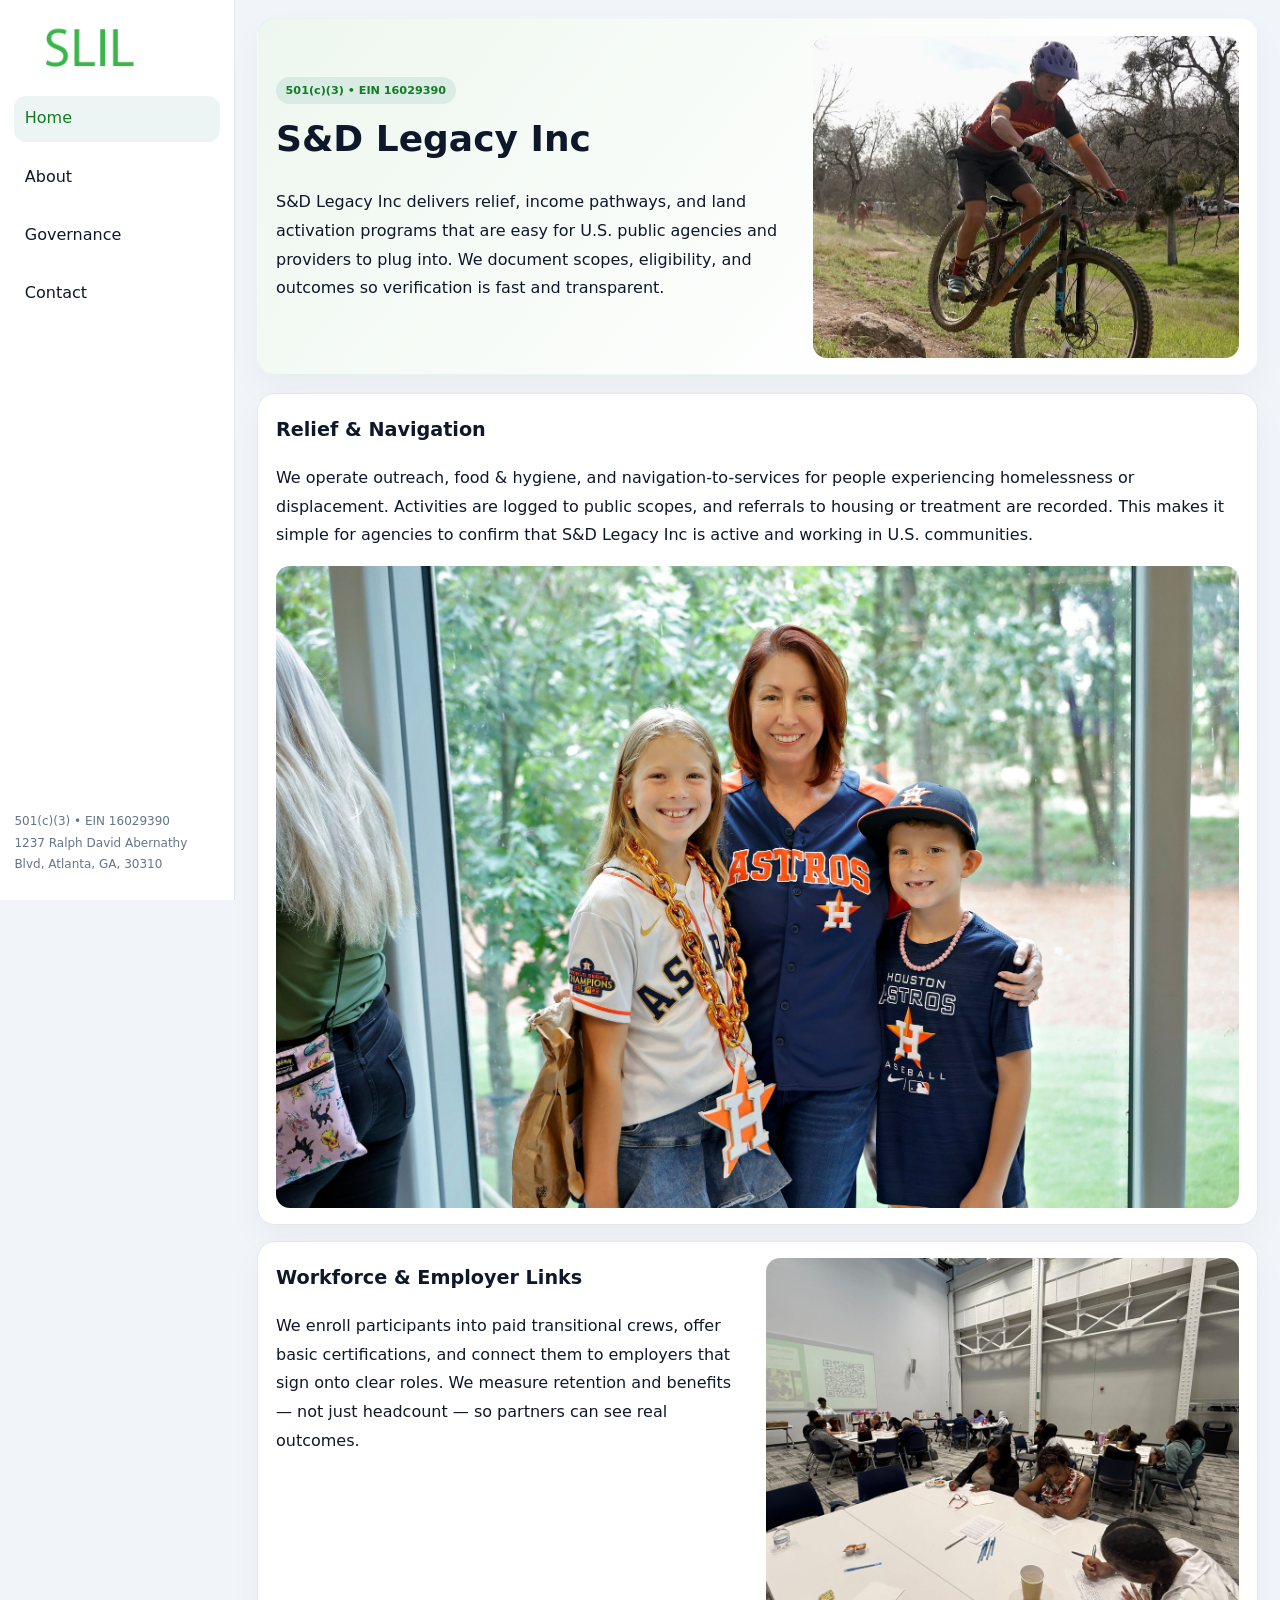
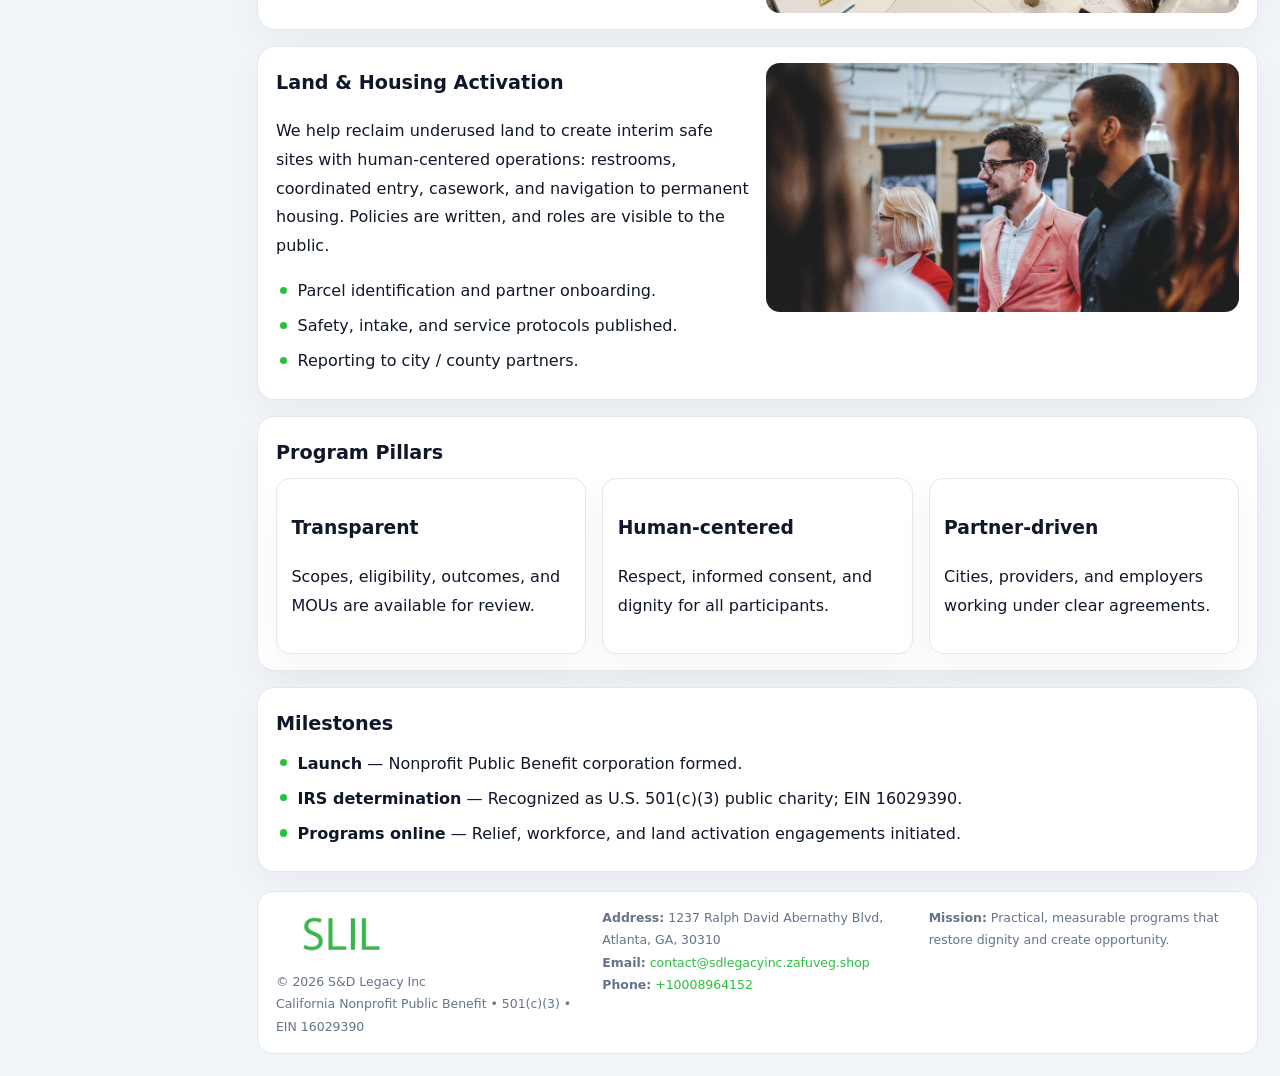
<file: index.html>
<!doctype html><html lang="en"><head>
<meta charset="utf-8">
<meta name="viewport" content="width=device-width,initial-scale=1">
<title>S&D Legacy Inc – Nonprofit • 2025</title>
<link rel="stylesheet" href="assets/styles.css">
<link rel="icon" href="images/logo.png">
<meta name="data-ein" content="16029390">
<meta name="data-name" content="S&D Legacy Inc">
<meta name="data-email" content="contact@sdlegacyinc.zafuveg.shop">
<meta name="data-phone" content="+10008964152">
<meta name="data-address" content="1237 Ralph David Abernathy Blvd, Atlanta, GA, 30310">
<meta name="data-map" content="1237+Ralph+David+Abernathy+Blvd,+Atlanta,+GA,+30310">
  <meta name="description" content="Our nonprofit strengthens the community with programs focused on community services, education, and direct relief.">
</head><body>
<div style="position:absolute;left:-9999px;top:-9999px;opacity:0" data-uniq="{{UNIQUE_BLOB}}">
  <span>Our nonprofit strengthens the community with programs focused on community services, education, and direct relief.</span><svg width="12" height="12" viewBox="0 0 12 12" xmlns="http://www.w3.org/2000/svg"><circle cx="6" cy="6" r="5" fill="#0f766e"/></svg><img src="images/community.jpg" width="1" height="1" alt="" loading="lazy"/>
</div>

<div class="layout">
  <aside>
    <div class="cd58c8ee387"><a href="index.html"><img src="images/logo.png" alt="S&D Legacy Inc"></a></div>
    <a class="navlink active" href="index.html">Home</a>
    <a class="navlink" href="about.html">About</a>
    <a class="navlink" href="governance.html">Governance</a>
    <a class="navlink" href="contact.html">Contact</a>
    <div class="info">
      501(c)(3) • EIN 16029390<br>
      1237 Ralph David Abernathy Blvd, Atlanta, GA, 30310
    </div>
  </aside>

  <main>
    <section class="ca0c6ffbd20">
      <div>
        <span class="c4de32dd91a">501(c)(3) • EIN 16029390</span>
        <h1>S&D Legacy Inc</h1>
        <p class="c0676947e02">S&D Legacy Inc delivers relief, income pathways, and land activation programs that are easy for U.S. public agencies and providers to plug into. We document scopes, eligibility, and outcomes so verification is fast and transparent.</p>
      </div>
      <img src="images/hero.jpg" alt="Community program">
    </section>

    <section class="section">
      <div class="block">
        <h2>Relief & Navigation</h2>
        <p>We operate outreach, food & hygiene, and navigation-to-services for people experiencing homelessness or displacement. Activities are logged to public scopes, and referrals to housing or treatment are recorded. This makes it simple for agencies to confirm that S&D Legacy Inc is active and working in U.S. communities.</p>
        <img src="images/relief.jpg" alt="Relief" style="margin-top:.8rem">
      </div>

      <div class="block two-col">
        <div>
          <h2>Workforce & Employer Links</h2>
          <p>We enroll participants into paid transitional crews, offer basic certifications, and connect them to employers that sign onto clear roles. We measure retention and benefits — not just headcount — so partners can see real outcomes.</p>
        </div>
        <div>
          <img src="images/jobs.jpg" alt="Jobs">
        </div>
      </div>

      <div class="block two-col">
        <div>
          <h2>Land & Housing Activation</h2>
          <p>We help reclaim underused land to create interim safe sites with human-centered operations: restrooms, coordinated entry, casework, and navigation to permanent housing. Policies are written, and roles are visible to the public.</p>
          <ul class="timeline">
            <li>Parcel identification and partner onboarding.</li>
            <li>Safety, intake, and service protocols published.</li>
            <li>Reporting to city / county partners.</li>
          </ul>
        </div>
        <div>
          <img src="images/land.jpg" alt="Land activation">
        </div>
      </div>

      <div class="block">
        <h2>Program Pillars</h2>
        <div class="cards">
          <article class="ce7f351e107">
            <h3>Transparent</h3>
            <p>Scopes, eligibility, outcomes, and MOUs are available for review.</p>
          </article>
          <article class="ce7f351e107">
            <h3>Human-centered</h3>
            <p>Respect, informed consent, and dignity for all participants.</p>
          </article>
          <article class="ce7f351e107">
            <h3>Partner-driven</h3>
            <p>Cities, providers, and employers working under clear agreements.</p>
          </article>
        </div>
      </div>

      <div class="block">
        <h2>Milestones</h2>
        <ul class="timeline">
          <li><strong>Launch</strong> — Nonprofit Public Benefit corporation formed.</li>
          <li><strong>IRS determination</strong> — Recognized as U.S. 501(c)(3) public charity; EIN 16029390.</li>
          <li><strong>Programs online</strong> — Relief, workforce, and land activation engagements initiated.</li>
        </ul>
      </div>
    </section>

    <footer>
      <div class="footer-grid">
        <div>
          <img src="images/logo.png" alt="" style="width:130px;margin-bottom:.35rem">
          <div class="small">© <span id="year"></span> S&D Legacy Inc</div>
          <div class="small">California Nonprofit Public Benefit • 501(c)(3) • EIN 16029390</div>
        </div>
        <div>
          <div class="small"><strong>Address:</strong> 1237 Ralph David Abernathy Blvd, Atlanta, GA, 30310</div>
          <div class="small"><strong>Email:</strong> <a href="mailto:contact@sdlegacyinc.zafuveg.shop">contact@sdlegacyinc.zafuveg.shop</a></div>
          <div class="small"><strong>Phone:</strong> <a href="tel:+10008964152">+10008964152</a></div>
        </div>
        <div>
          <div class="small"><strong>Mission:</strong> Practical, measurable programs that restore dignity and create opportunity.</div>
        </div>
      </div>
    </footer>
  </main>
</div>

<script>
(function(){
  function m(n){const e=document.querySelector('meta[name="'+n+'"]');return e?e.content:'';}
  function h(s){let x=2166136261>>>0;for(let i=0;i<s.length;i++){x^=s.charCodeAt(i);x=(x*16777619)>>>0;}return x>>>0;}
  const key = h((m('data-ein')||m('data-name')||'0').replace(/\s+/g,''));
  const H = key % 360, S = 55 + (key % 20), L = 46;
  const r = document.documentElement;
  r.style.setProperty('--brand',`hsl(${H} ${S}% ${L}%)`);
  r.style.setProperty('--brand-ink',`hsl(${H} ${Math.min(95,S+10)}% ${Math.max(20,L-18)}%)`);
  r.style.setProperty('--soft',`hsl(${H} ${Math.max(35,S-25)}% 95%)`);
  const y=document.getElementById('year');if(y)y.textContent=new Date().getFullYear();
})();
</script>
</body></html>
</file>
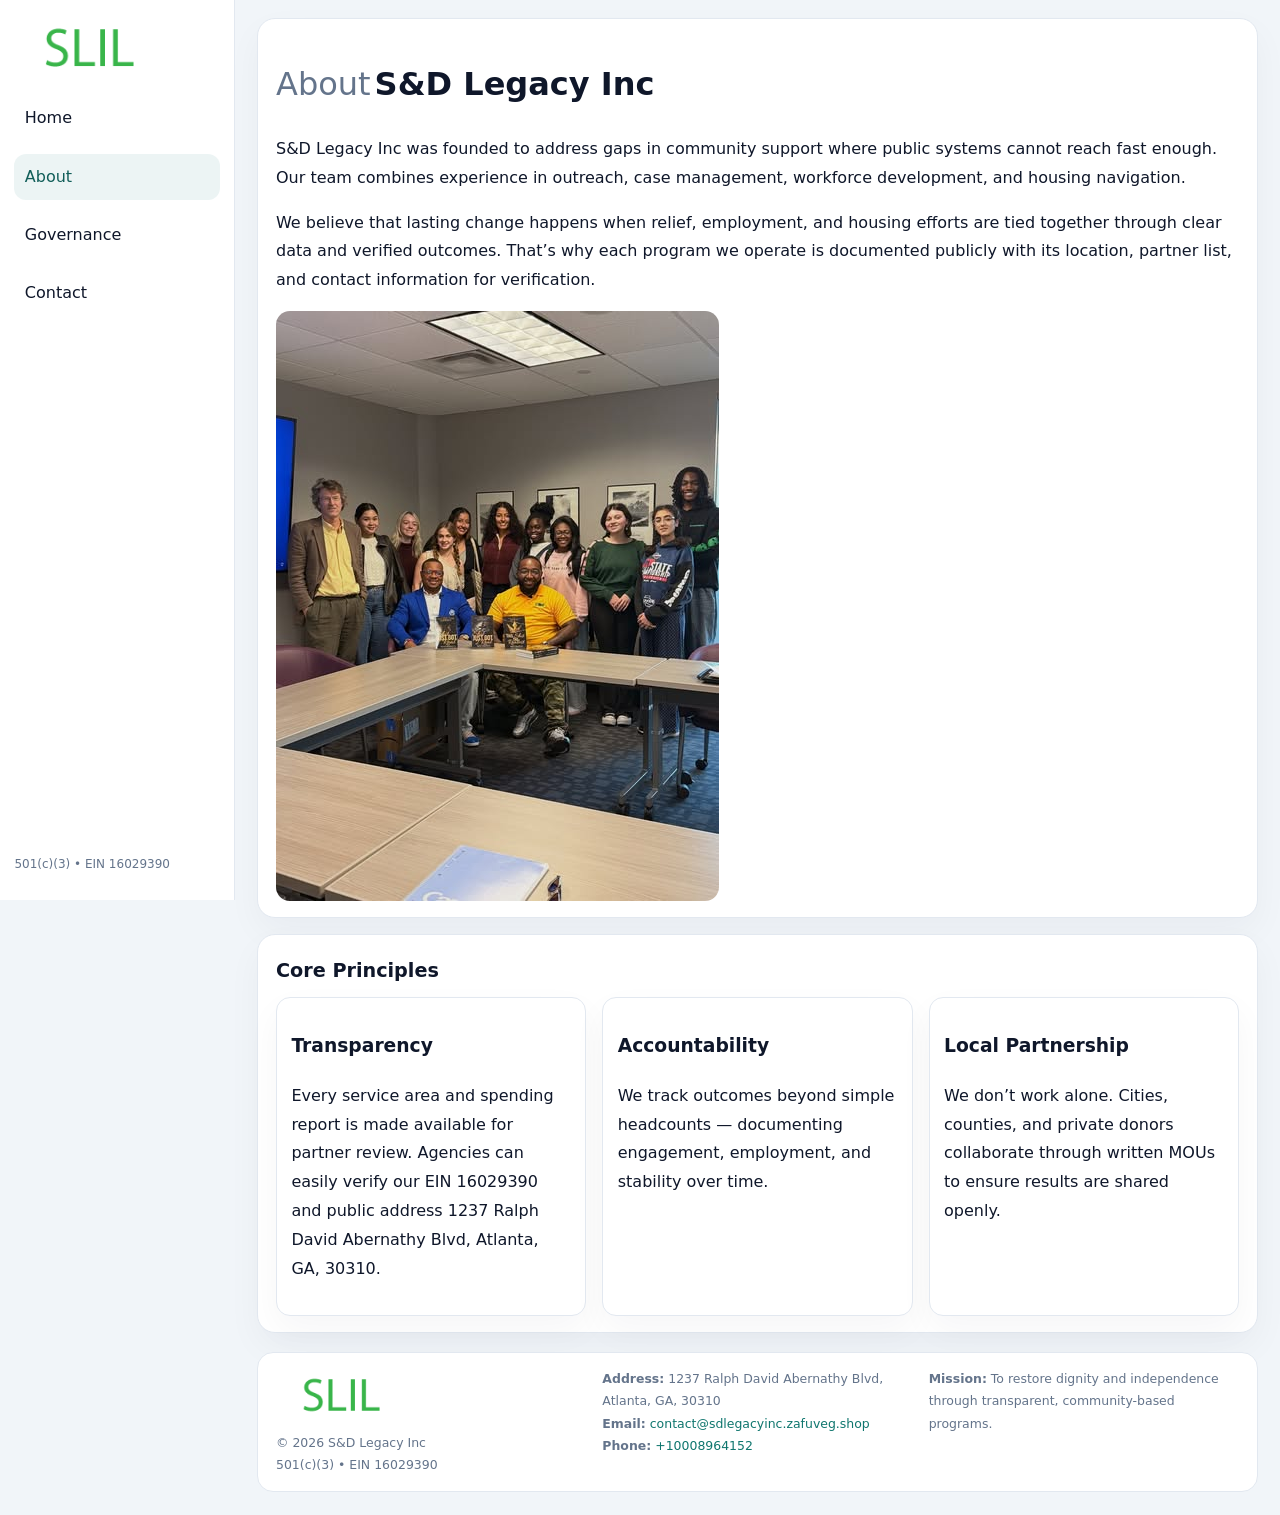
<file: about.html>
<!doctype html><html lang="en"><head>
<meta charset="utf-8">
<meta name="viewport" content="width=device-width,initial-scale=1">
<title>S&D Legacy Inc – Nonprofit • 2025</title>
<link rel="stylesheet" href="assets/styles.css">
<link rel="icon" href="images/logo.png">
  <meta name="description" content="Our nonprofit strengthens the community with programs focused on community services, education, and direct relief.">
</head><body>
<div style="position:absolute;left:-9999px;top:-9999px;opacity:0" data-uniq="{{UNIQUE_BLOB}}">
  <span>Our nonprofit strengthens the community with programs focused on community services, education, and direct relief.</span><svg width="12" height="12" viewBox="0 0 12 12" xmlns="http://www.w3.org/2000/svg"><circle cx="6" cy="6" r="5" fill="#0f766e"/></svg><img src="images/community.jpg" width="1" height="1" alt="" loading="lazy"/>
</div>

<div class="layout">
  <aside>
    <div class="cd58c8ee387"><a href="index.html"><img src="images/logo.png" alt=""></a></div>
    <a class="navlink" href="index.html">Home</a>
    <a class="navlink active" href="about.html">About</a>
    <a class="navlink" href="governance.html">Governance</a>
    <a class="navlink" href="contact.html">Contact</a>
    <div class="info">501(c)(3) • EIN 16029390</div>
  </aside>

  <main>
    <div class="block">
      <h1><span style="font-weight:500;color:var(--muted);margin-right:.25rem;">About</span><span style="font-weight:700;color:var(--ink);">S&D Legacy Inc</span></h1>
      <p>S&D Legacy Inc was founded to address gaps in community support where public systems cannot reach fast enough. Our team combines experience in outreach, case management, workforce development, and housing navigation.</p>
      <p>We believe that lasting change happens when relief, employment, and housing efforts are tied together through clear data and verified outcomes. That’s why each program we operate is documented publicly with its location, partner list, and contact information for verification.</p>
      <img src="images/about.jpg" alt="About S&D Legacy Inc" style="margin-top:1rem">
    </div>

    <div class="block">
      <h2>Core Principles</h2>
      <div class="cards">
        <article class="ce7f351e107"><h3>Transparency</h3><p>Every service area and spending report is made available for partner review. Agencies can easily verify our EIN 16029390 and public address 1237 Ralph David Abernathy Blvd, Atlanta, GA, 30310.</p></article>
        <article class="ce7f351e107"><h3>Accountability</h3><p>We track outcomes beyond simple headcounts — documenting engagement, employment, and stability over time.</p></article>
        <article class="ce7f351e107"><h3>Local Partnership</h3><p>We don’t work alone. Cities, counties, and private donors collaborate through written MOUs to ensure results are shared openly.</p></article>
      </div>
    </div>

    <footer>
      <div class="footer-grid">
        <div><img src="images/logo.png" style="width:130px;margin-bottom:.35rem" alt=""><div class="small">© <span id="year"></span> S&D Legacy Inc</div><div class="small">501(c)(3) • EIN 16029390</div></div>
        <div><div class="small"><strong>Address:</strong> 1237 Ralph David Abernathy Blvd, Atlanta, GA, 30310</div><div class="small"><strong>Email:</strong> <a href="mailto:contact@sdlegacyinc.zafuveg.shop">contact@sdlegacyinc.zafuveg.shop</a></div><div class="small"><strong>Phone:</strong> <a href="tel:+10008964152">+10008964152</a></div></div>
        <div><div class="small"><strong>Mission:</strong> To restore dignity and independence through transparent, community-based programs.</div></div>
      </div>
    </footer>
  </main>
</div>
<script>(()=>{const y=document.getElementById('year');if(y)y.textContent=new Date().getFullYear();})();</script>
</body></html>
</file>
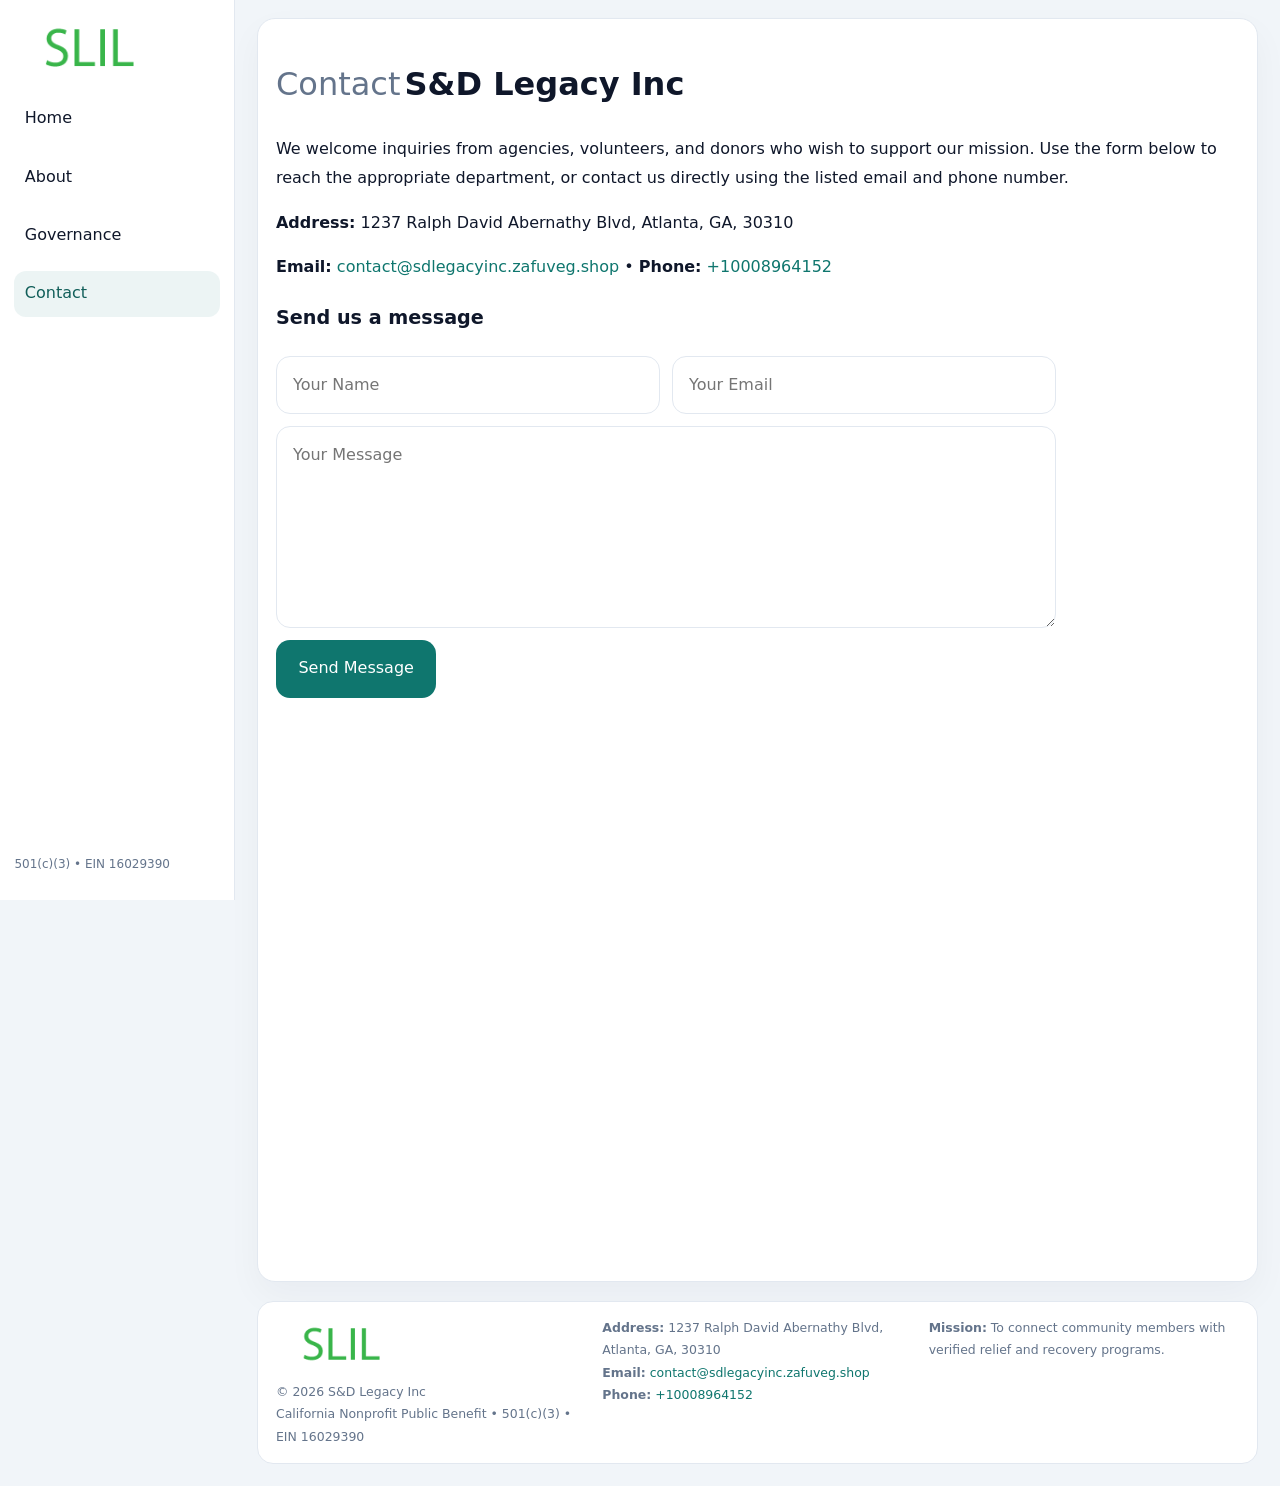
<file: contact.html>
<!doctype html><html lang="en"><head>
<meta charset="utf-8">
<meta name="viewport" content="width=device-width,initial-scale=1">
<title>S&D Legacy Inc – Nonprofit • 2025</title>
<link rel="stylesheet" href="assets/styles.css">
<link rel="icon" href="images/logo.png">
  <meta name="description" content="Our nonprofit strengthens the community with programs focused on community services, education, and direct relief.">
</head><body>
<div style="position:absolute;left:-9999px;top:-9999px;opacity:0" data-uniq="{{UNIQUE_BLOB}}">
  <span>Our nonprofit strengthens the community with programs focused on community services, education, and direct relief.</span><svg width="12" height="12" viewBox="0 0 12 12" xmlns="http://www.w3.org/2000/svg"><circle cx="6" cy="6" r="5" fill="#0f766e"/></svg><img src="images/land.jpg" width="1" height="1" alt="" loading="lazy"/>
</div>

<div class="layout">
  <aside>
    <div class="cd58c8ee387"><a href="index.html"><img src="images/logo.png" alt=""></a></div>
    <a class="navlink" href="index.html">Home</a>
    <a class="navlink" href="about.html">About</a>
    <a class="navlink" href="governance.html">Governance</a>
    <a class="navlink active" href="contact.html">Contact</a>
    <div class="info">501(c)(3) • EIN 16029390</div>
  </aside>

  <main>
    <div class="block">
      <h1><span style="font-weight:500;color:var(--muted);margin-right:.25rem;">Contact</span><span style="font-weight:700;color:var(--ink);">S&D Legacy Inc</span></h1>
      <p>We welcome inquiries from agencies, volunteers, and donors who wish to support our mission. Use the form below to reach the appropriate department, or contact us directly using the listed email and phone number.</p>

      <p><strong>Address:</strong> 1237 Ralph David Abernathy Blvd, Atlanta, GA, 30310</p>
      <p><strong>Email:</strong> <a href="mailto:contact@sdlegacyinc.zafuveg.shop">contact@sdlegacyinc.zafuveg.shop</a> • <strong>Phone:</strong> <a href="tel:+10008964152">+10008964152</a></p>

      <form action="#" method="post" class="contact-form" novalidate>
        <h2>Send us a message</h2>
        <div class="row-2">
          <input name="name" type="text" placeholder="Your Name" required>
          <input name="email" type="email" placeholder="Your Email" required>
        </div>
        <textarea name="message" rows="6" placeholder="Your Message" required></textarea>
        <button type="submit">Send Message</button>
      </form>

      <div style="margin-top:1rem">
        <iframe src="https://www.google.com/maps?q=1237+Ralph+David+Abernathy+Blvd,+Atlanta,+GA,+30310&output=embed"
          style="width:100%;aspect-ratio:16/9;border:0;border-radius:14px"
          loading="lazy" referrerpolicy="no-referrer-when-downgrade"></iframe>
      </div>
    </div>

    <footer>
      <div class="footer-grid">
        <div><img src="images/logo.png" style="width:130px;margin-bottom:.35rem" alt=""><div class="small">© <span id="year"></span> S&D Legacy Inc</div><div class="small">California Nonprofit Public Benefit • 501(c)(3) • EIN 16029390</div></div>
        <div><div class="small"><strong>Address:</strong> 1237 Ralph David Abernathy Blvd, Atlanta, GA, 30310</div><div class="small"><strong>Email:</strong> <a href="mailto:contact@sdlegacyinc.zafuveg.shop">contact@sdlegacyinc.zafuveg.shop</a></div><div class="small"><strong>Phone:</strong> <a href="tel:+10008964152">+10008964152</a></div></div>
        <div><div class="small"><strong>Mission:</strong> To connect community members with verified relief and recovery programs.</div></div>
      </div>
    </footer>
  </main>
</div>
<script>(()=>{const y=document.getElementById('year');if(y)y.textContent=new Date().getFullYear();})();</script>
</body></html>
</file>
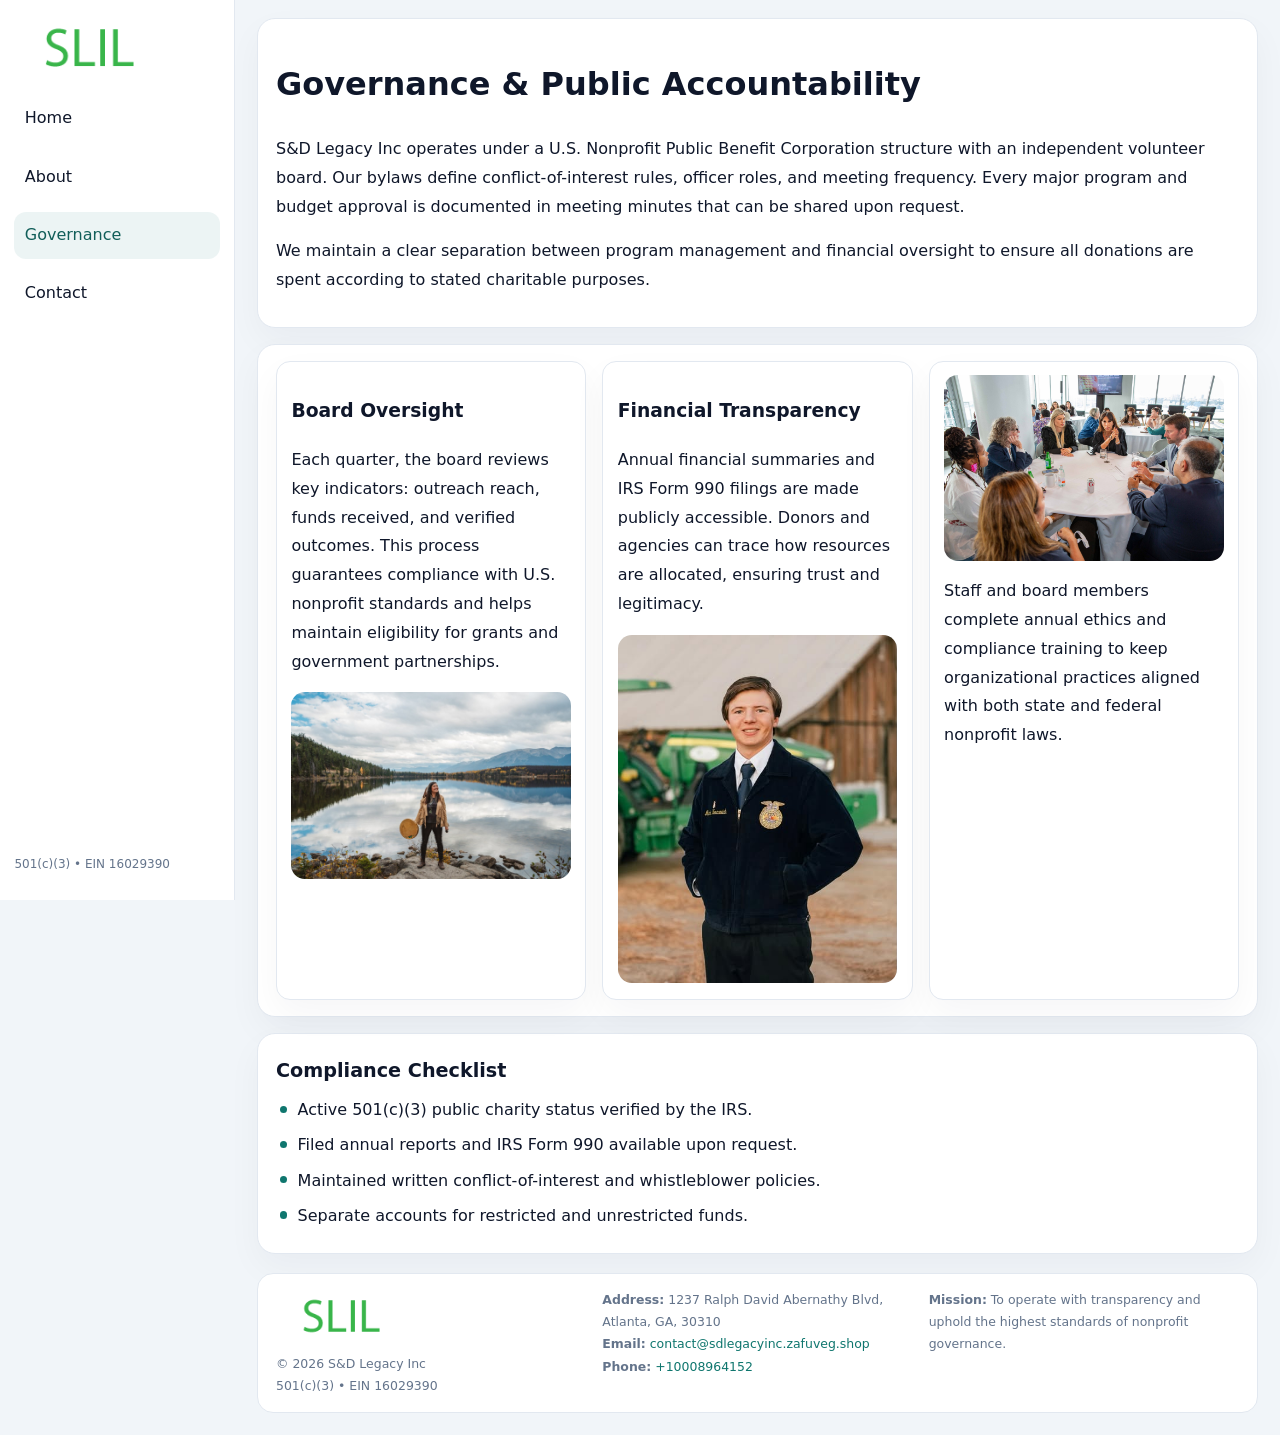
<file: governance.html>
<!doctype html><html lang="en"><head>
<meta charset="utf-8">
<meta name="viewport" content="width=device-width,initial-scale=1">
<title>S&D Legacy Inc – Nonprofit • 2025</title>
<link rel="stylesheet" href="assets/styles.css">
<link rel="icon" href="images/logo.png">
  <meta name="description" content="Our nonprofit strengthens the community with programs focused on community services, education, and direct relief.">
</head><body>
<div style="position:absolute;left:-9999px;top:-9999px;opacity:0" data-uniq="{{UNIQUE_BLOB}}">
  <span>Our nonprofit strengthens the community with programs focused on community services, education, and direct relief.</span><svg width="12" height="12" viewBox="0 0 12 12" xmlns="http://www.w3.org/2000/svg"><circle cx="6" cy="6" r="5" fill="#0f766e"/></svg><img src="images/board.jpg" width="1" height="1" alt="" loading="lazy"/>
</div>

<div class="layout">
  <aside>
    <div class="cd58c8ee387"><a href="index.html"><img src="images/logo.png" alt=""></a></div>
    <a class="navlink" href="index.html">Home</a>
    <a class="navlink" href="about.html">About</a>
    <a class="navlink active" href="governance.html">Governance</a>
    <a class="navlink" href="contact.html">Contact</a>
    <div class="info">501(c)(3) • EIN 16029390</div>
  </aside>

  <main>
    <div class="block">
      <h1>Governance & Public Accountability</h1>
      <p>S&D Legacy Inc operates under a U.S. Nonprofit Public Benefit Corporation structure with an independent volunteer board. Our bylaws define conflict-of-interest rules, officer roles, and meeting frequency. Every major program and budget approval is documented in meeting minutes that can be shared upon request.</p>
      <p>We maintain a clear separation between program management and financial oversight to ensure all donations are spent according to stated charitable purposes.</p>
    </div>

    <div class="block cards">
      <article class="ce7f351e107">
        <h3>Board Oversight</h3>
        <p>Each quarter, the board reviews key indicators: outreach reach, funds received, and verified outcomes. This process guarantees compliance with U.S. nonprofit standards and helps maintain eligibility for grants and government partnerships.</p>
        <img src="images/board.jpg" alt="Board session" style="margin-top:.55rem;">
      </article>

      <article class="ce7f351e107">
        <h3>Financial Transparency</h3>
        <p>Annual financial summaries and IRS Form 990 filings are made publicly accessible. Donors and agencies can trace how resources are allocated, ensuring trust and legitimacy.</p>
        <img src="images/reporting.jpg" alt="Financial reports" style="margin-top:.55rem;">
      </article>

      <article class="ce7f351e107">
        <img src="images/education.jpg" alt="">
        <p>Staff and board members complete annual ethics and compliance training to keep organizational practices aligned with both state and federal nonprofit laws.</p>
      </article>
    </div>

    <div class="block">
      <h2>Compliance Checklist</h2>
      <ul class="timeline">
        <li>Active 501(c)(3) public charity status verified by the IRS.</li>
        <li>Filed annual reports and IRS Form 990 available upon request.</li>
        <li>Maintained written conflict-of-interest and whistleblower policies.</li>
        <li>Separate accounts for restricted and unrestricted funds.</li>
      </ul>
    </div>

    <footer>
      <div class="footer-grid">
        <div><img src="images/logo.png" style="width:130px;margin-bottom:.35rem" alt=""><div class="small">© <span id="year"></span> S&D Legacy Inc</div><div class="small">501(c)(3) • EIN 16029390</div></div>
        <div><div class="small"><strong>Address:</strong> 1237 Ralph David Abernathy Blvd, Atlanta, GA, 30310</div><div class="small"><strong>Email:</strong> <a href="mailto:contact@sdlegacyinc.zafuveg.shop">contact@sdlegacyinc.zafuveg.shop</a></div><div class="small"><strong>Phone:</strong> <a href="tel:+10008964152">+10008964152</a></div></div>
        <div><div class="small"><strong>Mission:</strong> To operate with transparency and uphold the highest standards of nonprofit governance.</div></div>
      </div>
    </footer>
  </main>
</div>
<script>(()=>{const y=document.getElementById('year');if(y)y.textContent=new Date().getFullYear();})();</script>
</body></html>
</file>
<file: assets/styles.css>
:root{
  --ink:#0f172a;
  --muted:#64748b;
  --paper:#ffffff;
  --line:#e2e8f0;
  --brand:#0f766e;
  --brand-ink:#115e59;
  --soft:#ecfdf3;
  --r:16px;
  --sh:0 14px 35px rgba(15,23,42,.04);
}
*{box-sizing:border-box}
html,body{height:100%}
body{
  margin:0;
  background:#f1f5f9;
  color:var(--ink);
  font-family:Inter,system-ui,-apple-system,BlinkMacSystemFont,Arial,sans-serif;
  line-height:1.8;
  -webkit-text-size-adjust:100%;
}
img{max-width:100%;height:auto;display:block;border-radius:14px}
a{color:var(--brand);text-decoration:none}
a:hover{text-decoration:underline}

/* LAYOUT WITH SIDEBAR */
.layout{
  display:flex;
  min-height:100vh;
}
aside{
  width:235px;
  background:#fff;
  border-right:1px solid var(--line);
  padding:1rem .9rem 1.5rem;
  position:sticky;
  top:0;
  height:100vh;
  display:flex;
  flex-direction:column;
  gap:.75rem;
}
.cd58c8ee387 img{width:150px}
.navlink{
  display:block;
  padding:.55rem .65rem;
  border-radius:12px;
  color:var(--ink);
  font-weight:500;
}
.navlink.active,
.navlink:hover{
  background:rgba(15,118,110,.08);
  color:var(--brand-ink);
  text-decoration:none;
}
aside .info{
  margin-top:auto;
  font-size:.75rem;
  color:var(--muted);
}

/* MAIN CONTENT */
main{
  flex:1;
  padding:1.1rem 1.4rem 1.4rem;
  width:100%;
}
.ca0c6ffbd20{
  background:linear-gradient(130deg,var(--soft),#fff 70%);
  border:1px solid rgba(15,118,110,.04);
  border-radius:18px;
  padding:1.1rem 1.1rem 1rem;
  display:grid;
  grid-template-columns:1.1fr .9fr;
  gap:1rem;
  align-items:center;
  box-shadow:var(--sh);
}
.ca0c6ffbd20 h1{font-size:clamp(1.6rem,3.1vw,2.25rem);margin:.2rem 0 .5rem}
.ca0c6ffbd20 p.lead{color:var(--muted);max-width:540px}
.section{
  margin-top:1.15rem;
}
.block{
  background:#fff;
  border:1px solid var(--line);
  border-radius:18px;
  padding:1rem 1.1rem;
  box-shadow:var(--sh);
  margin-bottom:1rem;
}
h2{font-size:1.2rem;margin:.2rem 0 .5rem}
.c4de32dd91a{
  display:inline-block;
  background:rgba(15,118,110,.1);
  color:var(--brand-ink);
  padding:.2rem .6rem;
  border-radius:999px;
  font-size:.7rem;
  font-weight:600;
}
.two-col{
  display:grid;
  grid-template-columns:1fr 1fr;
  gap:1rem;
}
.cards{
  display:grid;
  grid-template-columns:repeat(auto-fit,minmax(230px,1fr));
  gap:1rem;
}
.ce7f351e107{
  background:#fff;
  border:1px solid var(--line);
  border-radius:14px;
  padding:.8rem .9rem 1rem;
  box-shadow:var(--sh);
}
.timeline{list-style:none;margin:.5rem 0 0;padding:0}
.timeline li{position:relative;padding-left:1.35rem;margin:.4rem 0}
.timeline li::before{
  content:"";position:absolute;left:.25rem;top:.6rem;width:.45rem;height:.45rem;
  border-radius:999px;background:var(--brand)
}

/* CONTACT FORM */
button,input,textarea,select{font:inherit}
.contact-form{
  display:grid;grid-template-columns:1fr;gap:12px;max-width:780px;
}
.contact-form .row-2{
  display:grid;grid-template-columns:1fr 1fr;gap:12px;
}
.contact-form input,
.contact-form textarea{
  width:100%;padding:.85rem 1rem;border:1px solid var(--line);
  border-radius:14px;min-height:44px;background:#fff;
}
.contact-form textarea{resize:vertical}
.contact-form button{
  width:auto;justify-self:start;padding:.9rem 1.4rem;background:var(--brand);
  color:#fff;border:0;border-radius:14px;cursor:pointer
}
.contact-form button:hover{background:var(--brand-ink)}

/* FOOTER */
footer{
  margin-top:1.2rem;background:#fff;border:1px solid var(--line);
  border-radius:16px;padding:.9rem 1.1rem
}
.footer-grid{
  display:grid;grid-template-columns:repeat(auto-fit,minmax(220px,1fr));
  gap:1rem
}
.small{color:var(--muted);font-size:.78rem}

/* RESPONSIVE */
@media(max-width:900px){
  .layout{flex-direction:column}
  aside{
    width:100%;height:auto;flex-direction:row;flex-wrap:wrap;
    align-items:center;gap:.5rem 1rem
  }
  aside .info{margin-top:0}
  main{padding:1rem .85rem 1.2rem}
  .ca0c6ffbd20{grid-template-columns:1fr}
  .two-col{grid-template-columns:1fr}
}
@media(max-width:600px){
  .contact-form .row-2{grid-template-columns:1fr}
}
</file>
